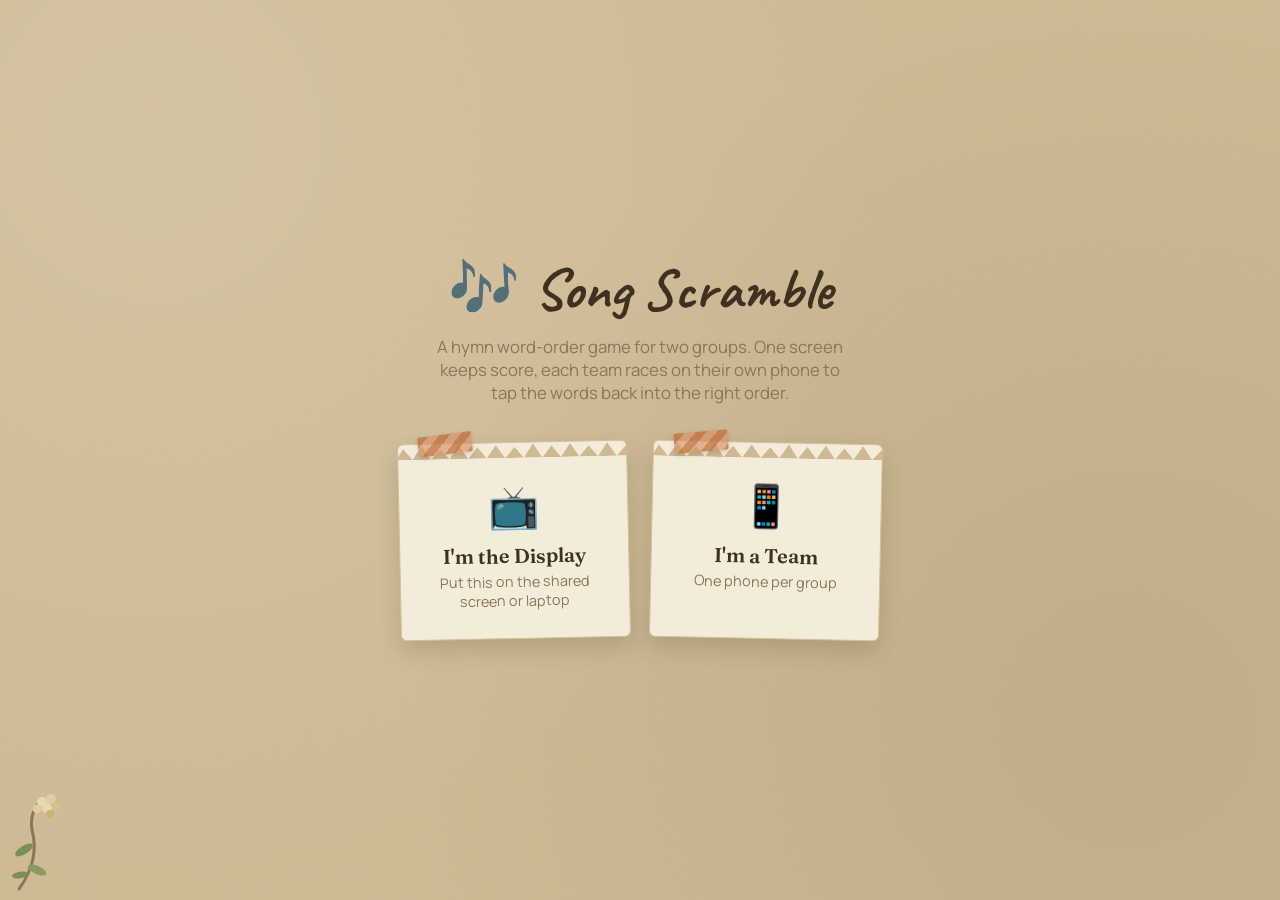
<file: index.html>
<!DOCTYPE html>
<html lang="en">

<head>
  <meta charset="UTF-8" />
  <meta name="viewport" content="width=device-width, initial-scale=1, maximum-scale=1" />
  <title>Song Scramble</title>
  <link rel="preconnect" href="https://fonts.googleapis.com" />
  <link rel="preconnect" href="https://fonts.gstatic.com" crossorigin />
  <link
    href="https://fonts.googleapis.com/css2?family=Caveat:wght@600;700&family=Fraunces:opsz,wght@9..144,400;9..144,600;9..144,700&family=Manrope:wght@500;600;700;800&display=swap"
    rel="stylesheet" />
  <link rel="stylesheet" href="style.css" />
</head>

<body>

  <div class="landing">
    <svg class="botanical-accent botanical-accent--landing" aria-hidden="true" width="110" height="100"
      viewBox="0 0 110 100" xmlns="http://www.w3.org/2000/svg" fill="none">
      <path d="M15 95 Q 36 66 28 36 Q 25 18 38 5" stroke="#8a7854" stroke-width="3" stroke-linecap="round" />
      <ellipse cx="20" cy="56" rx="10" ry="4.2" fill="#7c8f52" transform="rotate(-32 20 56)" />
      <ellipse cx="33" cy="76" rx="10" ry="4.2" fill="#8a9b5e" transform="rotate(24 33 76)" />
      <ellipse cx="16" cy="81" rx="8" ry="3.4" fill="#7c8f52" transform="rotate(-8 16 81)" />
      <circle cx="38" cy="8" r="5" fill="#e6d9b0" />
      <circle cx="47" cy="5" r="5" fill="#ddd0a0" />
      <circle cx="43" cy="14" r="5" fill="#e6d9b0" />
      <circle cx="52" cy="12" r="4.4" fill="#d4c38c" />
      <circle cx="33" cy="15" r="4.4" fill="#ddd0a0" />
      <circle cx="46" cy="20" r="4" fill="#c9b573" />
    </svg>

    <h1 class="handwritten">🎶 Song Scramble</h1>
    <p>A hymn word-order game for two groups. One screen keeps score, each team races on their own phone to tap the
      words back into the right order.</p>

    <div class="role-cards">
      <a class="role-card torn-edge" href="host.html">
        <span class="washi-tape washi-tape--small" aria-hidden="true"></span>
        <span class="icon">📺</span>
        <span class="label">I'm the Display</span>
        <span class="sub">Put this on the shared screen or laptop</span>
      </a>
      <a class="role-card torn-edge" href="player.html">
        <span class="washi-tape washi-tape--small" aria-hidden="true"></span>
        <span class="icon">📱</span>
        <span class="label">I'm a Team</span>
        <span class="sub">One phone per group</span>
      </a>
    </div>
  </div>

</body>

</html>
</file>
<file: style.css>
:root {
  --bg-kraft: #cdb992;
  --paper: #f4ecdb;
  --paper-2: #e8dcc0;
  --ink: #3f3020;
  --ink-muted: #8a7658;
  --accent: #c1723f;
  --accent-dark: #9c5a30;
  --good: #7c8f52;
  --bad: #a8462f;
  --line: #d3c19a;
  --radius: 14px;
}

* {
  box-sizing: border-box;
}

html,
body {
  margin: 0;
  padding: 0;
  height: 100%;
  color: var(--ink);
  font-family: "Manrope", sans-serif;
  -webkit-tap-highlight-color: transparent;
}

body {
  min-height: 100vh;
  display: flex;
  flex-direction: column;
  background-color: var(--bg-kraft);
  background-image:
    url("data:image/svg+xml;utf8,<svg xmlns='http://www.w3.org/2000/svg' width='140' height='140'><filter id='n'><feTurbulence type='fractalNoise' baseFrequency='0.85' numOctaves='2' stitchTiles='stitch'/><feColorMatrix type='saturate' values='0'/></filter><rect width='100%25' height='100%25' filter='url(%23n)' opacity='0.06'/></svg>"),
    radial-gradient(circle at 12% 15%, rgba(255, 255, 255, 0.14), transparent 55%),
    radial-gradient(circle at 88% 80%, rgba(0, 0, 0, 0.07), transparent 55%);
  background-blend-mode: overlay, normal, normal;
}

h1,
h2,
h3,
.display {
  font-family: "Fraunces", serif;
  font-weight: 600;
  margin: 0;
}

.handwritten {
  font-family: "Caveat", cursive;
  font-weight: 700;
  margin: 0;
  color: var(--ink);
  font-size: clamp(2.4rem, 8vw, 3.6rem);
  line-height: 1;
}

.muted {
  color: var(--ink-muted);
}

.accent {
  color: var(--accent-dark);
}

button {
  font-family: inherit;
  cursor: pointer;
  border: none;
}

button:focus-visible,
a:focus-visible {
  outline: 3px solid var(--accent);
  outline-offset: 2px;
}

/* ---------- Paper card / torn edge / washi tape / botanical accents ---------- */

.paper-card {
  position: relative;
  background: var(--paper);
  border: 1px solid var(--line);
  border-radius: 6px;
  padding: 28px 32px;
  box-shadow: 0 10px 24px rgba(63, 48, 32, 0.16);
}

.torn-edge {
  position: relative;
}

.torn-edge::before {
  content: "";
  position: absolute;
  top: -1px;
  left: -2px;
  right: -2px;
  height: 16px;
  background: var(--bg-kraft);
  clip-path: polygon(0% 100%, 3% 30%, 7% 100%, 11% 15%, 15% 100%, 19% 35%, 23% 100%,
      27% 10%, 31% 100%, 35% 28%, 39% 100%, 43% 18%, 47% 100%, 51% 32%,
      55% 100%, 59% 12%, 63% 100%, 67% 26%, 71% 100%, 75% 16%, 79% 100%,
      83% 30%, 87% 100%, 91% 14%, 95% 100%, 100% 22%, 100% 100%);
}

.washi-tape {
  position: absolute;
  top: -14px;
  left: 26px;
  width: 72px;
  height: 26px;
  background: repeating-linear-gradient(135deg, rgba(193, 114, 63, 0.85) 0 8px, rgba(217, 145, 102, 0.7) 8px 16px);
  opacity: 0.92;
  transform: rotate(-6deg);
  box-shadow: 0 2px 4px rgba(0, 0, 0, 0.15);
  border-radius: 2px;
}

.washi-tape--small {
  width: 54px;
  height: 20px;
  left: 20px;
  top: -10px;
}

.botanical-accent {
  position: absolute;
  pointer-events: none;
}

.botanical-accent--landing {
  bottom: 6px;
  left: 4px;
}

.final .paper-card .botanical-accent {
  bottom: -14px;
  left: -10px;
}

.hidden {
  display: none !important;
}

/* ---------- Landing page ---------- */

.landing {
  position: relative;
  flex: 1;
  display: flex;
  flex-direction: column;
  align-items: center;
  justify-content: center;
  padding: 40px 20px;
  text-align: center;
  gap: 12px;
}

.landing p {
  color: var(--ink-muted);
  max-width: 42ch;
  margin: 4px 0 26px;
  font-size: 1.05rem;
}

.role-cards {
  display: flex;
  gap: 22px;
  flex-wrap: wrap;
  justify-content: center;
}

.role-card {
  background: var(--paper);
  border: 1px solid var(--line);
  border-radius: 6px;
  padding: 34px 30px 28px;
  width: 230px;
  text-decoration: none;
  color: var(--ink);
  box-shadow: 0 10px 22px rgba(63, 48, 32, 0.18);
  transform: rotate(-1.2deg);
  transition: transform 0.15s ease, box-shadow 0.15s ease;
}

.role-card:nth-of-type(2) {
  transform: rotate(1.2deg);
}

.role-card:hover,
.role-card:focus-visible {
  transform: rotate(0deg) translateY(-2px);
  box-shadow: 0 14px 26px rgba(63, 48, 32, 0.22);
}

.role-card .icon {
  font-size: 2.6rem;
  display: block;
  margin-bottom: 10px;
}

.role-card .label {
  display: block;
  font-family: "Fraunces", serif;
  font-size: 1.25rem;
  font-weight: 600;
}

.role-card .sub {
  display: block;
  color: var(--ink-muted);
  font-size: 0.9rem;
  margin-top: 4px;
}

/* ---------- Shared panels / forms ---------- */

.panel {
  background: var(--paper);
  border: 1px solid var(--line);
  border-radius: 6px;
  padding: 26px 28px;
  box-shadow: 0 10px 24px rgba(63, 48, 32, 0.14);
}

.field {
  display: flex;
  flex-direction: column;
  gap: 6px;
  text-align: left;
  margin-bottom: 14px;
}

.field label {
  font-size: 0.85rem;
  color: var(--ink-muted);
}

.field input {
  background: var(--paper-2);
  border: 1px solid var(--line);
  border-radius: 8px;
  padding: 12px 14px;
  color: var(--ink);
  font-size: 1rem;
}

.field input:focus-visible {
  outline: 2px solid var(--accent);
}

.primary-btn {
  background: var(--accent);
  color: #fff8ee;
  font-weight: 700;
  border-radius: 10px;
  padding: 13px 20px;
  font-size: 1rem;
  width: 100%;
  box-shadow: 0 4px 10px rgba(156, 90, 48, 0.35);
}

.primary-btn:disabled {
  opacity: 0.4;
  cursor: not-allowed;
  box-shadow: none;
}

.secondary-btn {
  background: transparent;
  border: 1.5px solid var(--accent);
  color: var(--accent-dark);
  border-radius: 10px;
  padding: 10px 18px;
  font-size: 0.95rem;
  font-weight: 600;
}

.secondary-btn:hover {
  background: rgba(193, 114, 63, 0.08);
}

/* ---------- Sentence builder (filled slots) ---------- */

.sentence-builder {
  display: flex;
  flex-wrap: wrap;
  gap: 8px;
  justify-content: center;
  min-height: 46px;
}

.slot {
  min-width: 40px;
  height: 40px;
  padding: 0 10px;
  border-radius: 8px;
  display: flex;
  align-items: center;
  justify-content: center;
  font-weight: 700;
  border: 1.5px dashed var(--line);
  color: var(--ink-muted);
  background: rgba(255, 255, 255, 0.3);
}

.slot.filled {
  background: var(--good);
  color: #fff;
  border-style: solid;
  border-color: var(--good);
  animation: slotPop 0.25s ease-out;
}

@keyframes slotPop {
  0% {
    transform: scale(0.7);
    opacity: 0.4;
  }

  100% {
    transform: scale(1);
    opacity: 1;
  }
}

/* ---------- Word pool tiles ---------- */

.word-pool {
  display: flex;
  flex-wrap: wrap;
  gap: 10px;
  justify-content: center;
}

.word-tile {
  background: var(--paper-2);
  border: 1px solid var(--line);
  border-radius: 8px;
  padding: 12px 16px;
  color: var(--ink);
  font-weight: 600;
  font-size: 1rem;
  transition: transform 0.08s ease, background 0.15s ease, border-color 0.15s ease;
}

.word-tile:active {
  transform: scale(0.95);
}

.word-tile.is-wrong {
  background: var(--bad);
  border-color: var(--bad);
  color: #fff;
}

.word-tile:disabled {
  opacity: 0.4;
  cursor: default;
}

/* ---------- Host page ---------- */

.host-wrap {
  flex: 1;
  display: flex;
  flex-direction: column;
  padding: 22px clamp(16px, 4vw, 48px);
  gap: 18px;
}

.host-topbar {
  display: flex;
  justify-content: space-between;
  align-items: center;
  gap: 16px;
  flex-wrap: wrap;
  font-size: 1.1rem;
}

.score-pill {
  background: var(--paper);
  border: 1px solid var(--line);
  border-radius: 999px;
  padding: 9px 20px;
  display: flex;
  gap: 10px;
  align-items: center;
  font-weight: 700;
}

.score-pill .dot {
  width: 10px;
  height: 10px;
  border-radius: 50%;
  background: var(--accent);
}

.host-stage {
  flex: 1;
  display: flex;
  flex-direction: column;
  align-items: center;
  justify-content: center;
  gap: 26px;
  text-align: center;
}

.team-boards {
  width: 100%;
  max-width: 980px;
  display: grid;
  grid-template-columns: 1fr 1fr;
  gap: 20px;
}

@media (max-width: 640px) {
  .team-boards {
    grid-template-columns: 1fr;
  }
}

.team-board {
  background: var(--paper);
  border: 1px solid var(--line);
  border-radius: var(--radius);
  padding: 20px 22px;
  text-align: left;
  box-shadow: 0 8px 18px rgba(63, 48, 32, 0.12);
  transition: background 0.3s ease, border-color 0.3s ease;
}

.team-board.flash-wrong {
  border-color: var(--bad);
  background: rgba(168, 70, 47, 0.16);
}

.team-board .name {
  font-family: "Fraunces", serif;
  font-size: 1.6rem;
  margin-bottom: 12px;
}

.team-board .sentence-builder {
  justify-content: flex-start;
  margin-bottom: 10px;
  gap: 10px;
}

.team-board .slot {
  min-width: 56px;
  height: 56px;
  font-size: 1.3rem;
  padding: 0 12px;
}

.progress-label {
  font-size: 1.05rem;
  color: var(--ink-muted);
  margin-top: 4px;
}

.host-controls {
  display: flex;
  align-items: center;
  justify-content: center;
  gap: 18px;
  flex-wrap: wrap;
}

.activity-feed {
  min-height: 26px;
  color: var(--ink-muted);
  font-size: 1.15rem;
}

.reveal-line {
  font-family: "Fraunces", serif;
  font-size: clamp(1.6rem, 4vw, 2.6rem);
  color: var(--accent-dark);
  max-width: 34ch;
}

#revealTitle {
  font-size: 1.3rem;
}

/* Lobby */

.lobby {
  flex: 1;
  display: flex;
  flex-direction: column;
  align-items: center;
  justify-content: center;
  text-align: center;
}

.lobby-card {
  display: flex;
  flex-direction: column;
  align-items: center;
  gap: 22px;
  max-width: 560px;
}

.lobby .muted {
  font-size: 1.05rem;
}

.room-code {
  font-family: "Fraunces", serif;
  font-size: clamp(3rem, 12vw, 6rem);
  letter-spacing: 0.12em;
  color: var(--accent-dark);
}

.join-info {
  display: flex;
  gap: 24px;
  align-items: center;
  flex-wrap: wrap;
  justify-content: center;
}

.join-info img {
  border-radius: 12px;
  background: #fff;
  padding: 8px;
}

.player-list {
  list-style: none;
  padding: 0;
  margin: 0;
  display: flex;
  gap: 10px;
  flex-wrap: wrap;
  justify-content: center;
}

.player-list li {
  background: var(--paper-2);
  border: 1px solid var(--line);
  border-radius: 999px;
  padding: 8px 16px;
  font-weight: 600;
}

/* Final */

.final {
  flex: 1;
  display: flex;
  flex-direction: column;
  align-items: center;
  justify-content: center;
  gap: 18px;
  text-align: center;
}

.final .paper-card {
  display: flex;
  flex-direction: column;
  align-items: center;
  gap: 16px;
}

.final .winner {
  font-size: clamp(2rem, 5vw, 3rem);
  color: var(--accent-dark);
  font-family: "Fraunces", serif;
}

.final-scores {
  display: flex;
  gap: 16px;
  flex-wrap: wrap;
  justify-content: center;
}

.final-score-card {
  background: var(--paper-2);
  border: 1px solid var(--line);
  border-radius: 10px;
  padding: 18px 28px;
  min-width: 140px;
}

.final-score-card .n {
  font-size: 2rem;
  font-family: "Fraunces", serif;
  color: var(--accent-dark);
}

/* ---------- Player (team) page ---------- */

.player-wrap {
  flex: 1;
  display: flex;
  flex-direction: column;
  padding: 18px 16px 28px;
  gap: 16px;
  max-width: 520px;
  margin: 0 auto;
  width: 100%;
}

.player-topbar {
  display: flex;
  justify-content: space-between;
  align-items: center;
  font-size: 0.9rem;
  color: var(--ink-muted);
}

.player-stage {
  flex: 1;
  display: flex;
  flex-direction: column;
  gap: 20px;
  justify-content: center;
}

.player-status {
  text-align: center;
  color: var(--ink-muted);
  min-height: 22px;
}

.join-wrap {
  flex: 1;
  display: flex;
  flex-direction: column;
  justify-content: center;
  gap: 16px;
}
</file>
